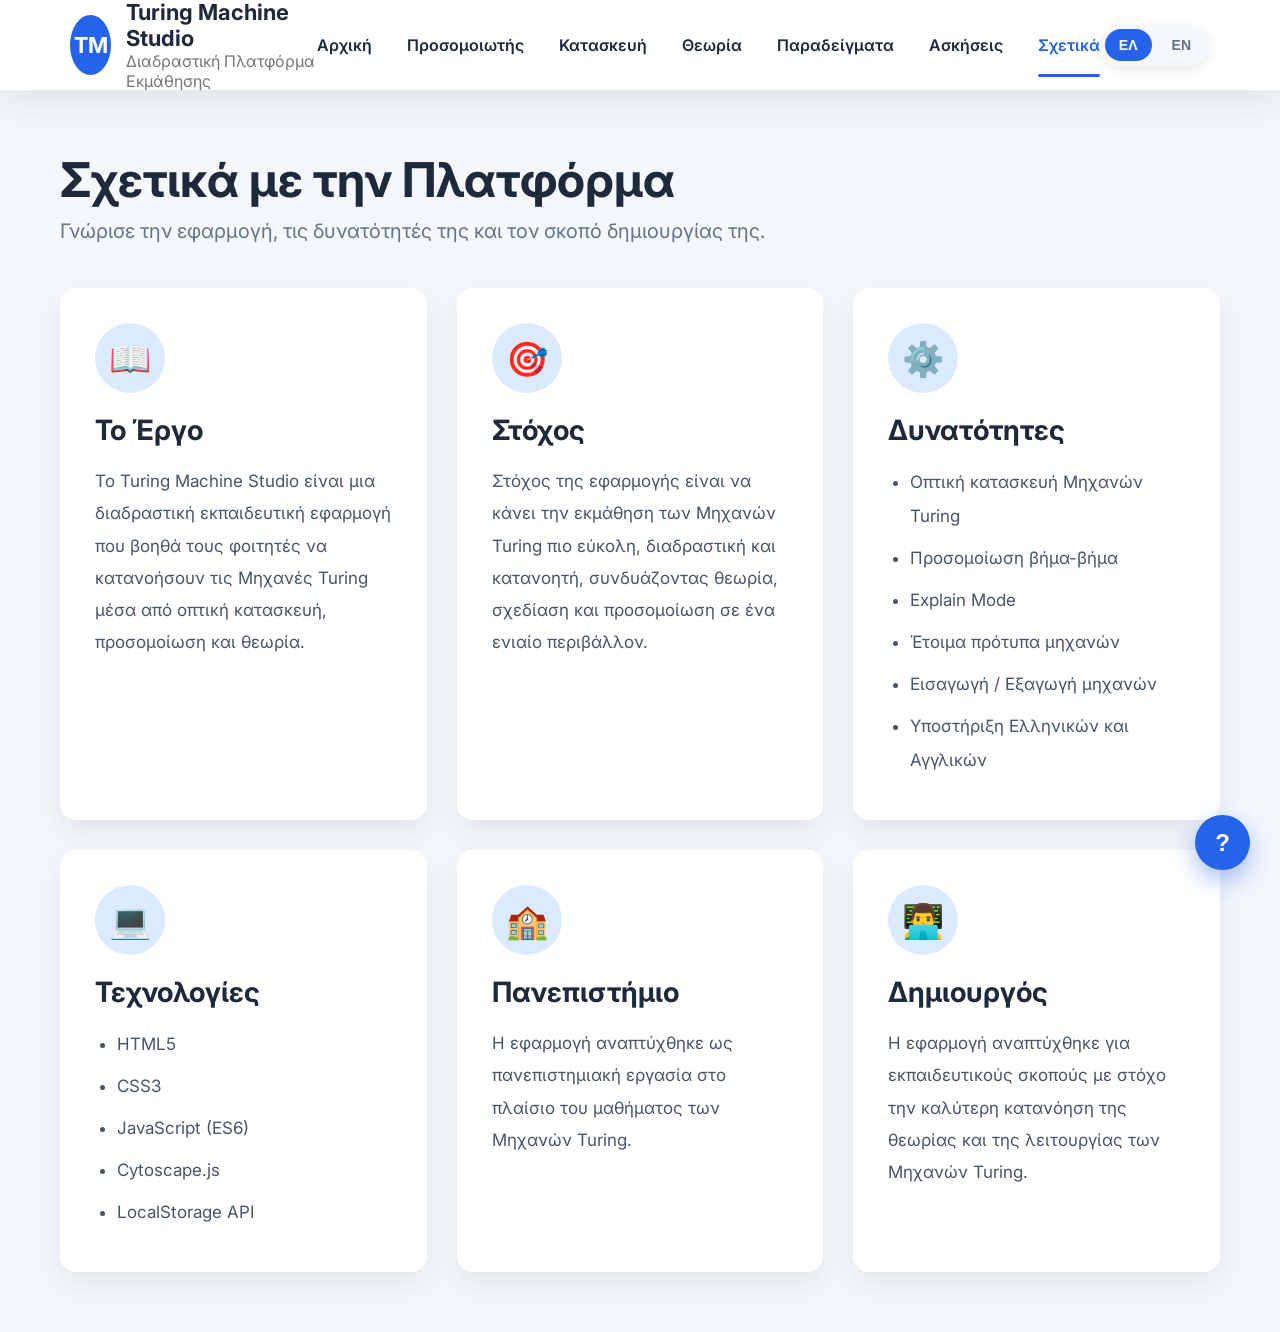
<file: about.html>
<!DOCTYPE html>
<html lang="en">

<head>

<meta charset="UTF-8">
<meta name="viewport" content="width=device-width, initial-scale=1.0">
<link rel="icon" href="data:image/svg+xml,<svg xmlns='http://www.w3.org/2000/svg' viewBox='0 0 100 100'><circle cx='50' cy='50' r='50' fill='%232563EB'/><text x='50' y='68' font-size='42' font-family='Inter,sans-serif' font-weight='700' fill='white' text-anchor='middle'>TM</text></svg>">

<title>About</title>

<link rel="stylesheet" href="style.css">
<link rel="stylesheet" href="about.css">

<link rel="preconnect" href="https://fonts.googleapis.com">
<link href="https://fonts.googleapis.com/css2?family=Inter:wght@300;400;600;700&display=swap" rel="stylesheet">

</head>

<body>

<nav class="navbar">

<div class="logo">

<span class="logo-circle">TM</span>

<div>

<h2>Turing Machine Studio</h2>

<p data-i18n="tagline">
Interactive Learning Platform
</p>

</div>

</div>

<ul>

<li><a href="index.html" data-i18n="nav_home">Home</a></li>

<li><a href="simulator.html" data-i18n="nav_simulator">Simulator</a></li>

<li><a href="builder.html" data-i18n="nav_builder">Builder</a></li>

<li><a href="theory.html" data-i18n="nav_theory">Theory</a></li>

<li><a href="examples.html" data-i18n="nav_examples">Examples</a></li>

<li><a href="exercises.html" data-i18n="nav_exercises">Exercises</a></li>

<li><a href="about.html" class="nav-active" data-i18n="nav_about">About</a></li>

</ul>

<div class="lang-toggle">

<button id="langEL" class="lang-btn">ΕΛ</button>
<button id="langEN" class="lang-btn">EN</button>

</div>

</nav>

<main class="about-container">

<h1 data-i18n="about_title"></h1>

<p class="subtitle" data-i18n="about_subtitle"></p>

<div class="about-grid">

<div class="about-card">

<div class="icon">📖</div>

<h2 data-i18n="about_project_title"></h2>

<p data-i18n="about_project_text"></p>

</div>

<div class="about-card">

<div class="icon">🎯</div>

<h2 data-i18n="about_goal_title"></h2>

<p data-i18n="about_goal_text"></p>

</div>

<div class="about-card">

<div class="icon">⚙️</div>

<h2 data-i18n="about_features_title"></h2>

<ul>

<li data-i18n="about_feature1"></li>
<li data-i18n="about_feature2"></li>
<li data-i18n="about_feature3"></li>
<li data-i18n="about_feature4"></li>
<li data-i18n="about_feature5"></li>
<li data-i18n="about_feature6"></li>

</ul>

</div>

<div class="about-card">

<div class="icon">💻</div>

<h2 data-i18n="about_tech_title"></h2>

<ul>

<li>HTML5</li>

<li>CSS3</li>

<li>JavaScript (ES6)</li>

<li>Cytoscape.js</li>

<li>LocalStorage API</li>

</ul>

</div>

<div class="about-card">

<div class="icon">🏫</div>

<h2 data-i18n="about_university_title"></h2>

<p data-i18n="about_university_text"></p>

</div>

<div class="about-card">

<div class="icon">👨‍💻</div>

<h2 data-i18n="about_author_title"></h2>

<p data-i18n="about_author_text"></p>

</div>

</div>

</main>

<button id="helpButton"
class="help-button"
title="Help"
data-i18n-title="help_tooltip">

?

</button>

<div id="helpModal" class="help-modal">

<div class="help-modal-content">

<button id="closeHelp" class="help-close">

&times;

</button>

<h2 data-i18n="help_title_about"></h2>

<ul>

<li data-i18n="help_about_1"></li>

<li data-i18n="help_about_2"></li>

<li data-i18n="help_about_3"></li>

<li data-i18n="help_about_4"></li>

</ul>

</div>

</div>

<script src="i18n.js"></script>
<script src="about.js"></script>

</body>

</html>
</file>
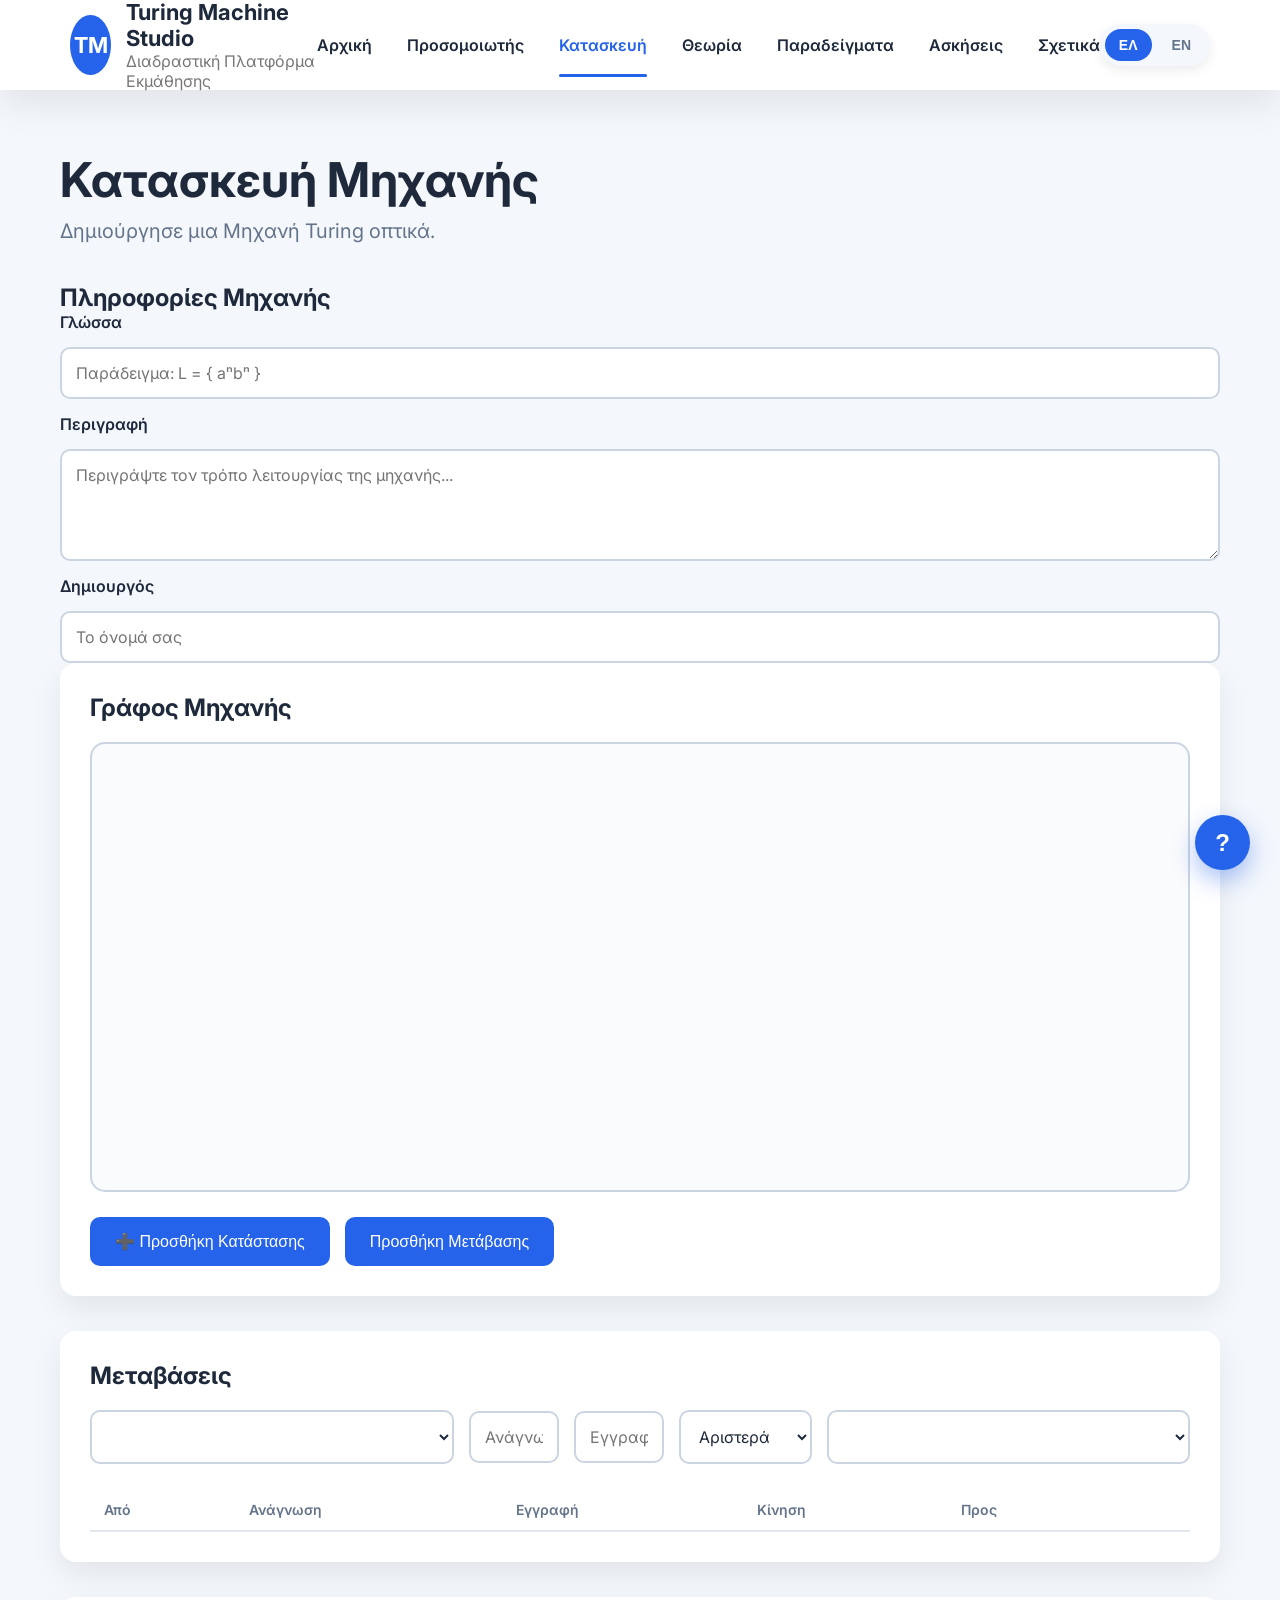
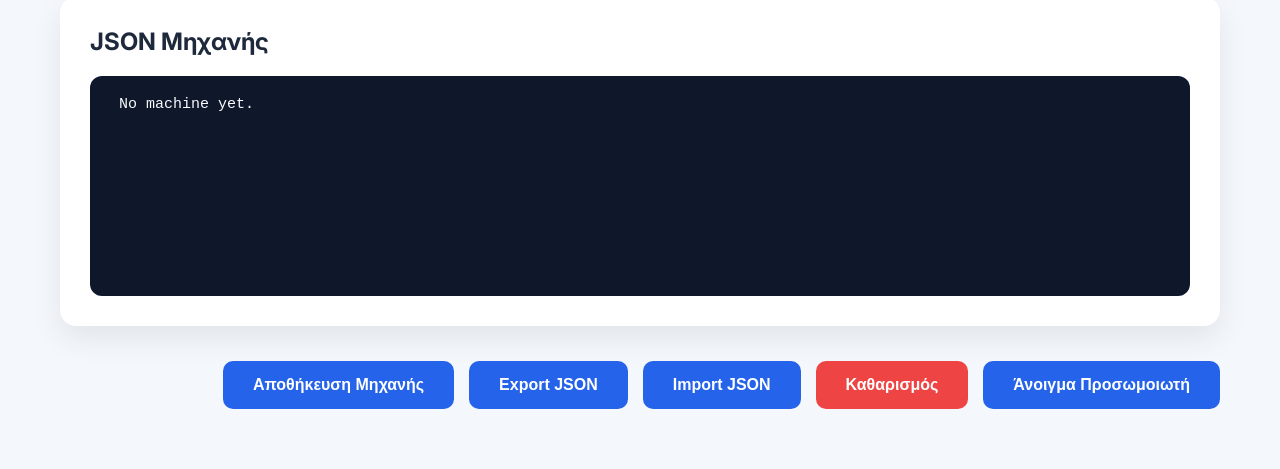
<file: builder.html>
<!DOCTYPE html>
<html lang="el">

<head>

    <meta charset="UTF-8">
    <meta name="viewport" content="width=device-width, initial-scale=1.0">
    <link rel="icon" href="data:image/svg+xml,<svg xmlns='http://www.w3.org/2000/svg' viewBox='0 0 100 100'><circle cx='50' cy='50' r='50' fill='%232563EB'/><text x='50' y='68' font-size='42' font-family='Inter,sans-serif' font-weight='700' fill='white' text-anchor='middle'>TM</text></svg>">

    <title>Machine Builder</title>

    <link rel="stylesheet" href="style.css">
    <link rel="stylesheet" href="builder.css">

    <link rel="preconnect" href="https://fonts.googleapis.com">
    <link href="https://fonts.googleapis.com/css2?family=Inter:wght@300;400;600;700&display=swap" rel="stylesheet">

</head>

<body>

<nav class="navbar">
    <div class="logo">
    <span class="logo-circle">TM</span>
            <div>
            <h2>Turing Machine Studio</h2>
            <p data-i18n="tagline">Interactive Learning Platform</p>
            </div>

    </div>

    <ul>
            <li><a href="index.html" data-i18n="nav_home">Home</a></li>
            <li><a href="simulator.html" data-i18n="nav_simulator">Simulator</a></li>
            <li><a href="builder.html" class="nav-active" data-i18n="nav_builder">Builder</a></li>
            <li><a href="theory.html" data-i18n="nav_theory">Theory</a></li>
            <li><a href="examples.html" data-i18n="nav_examples">Examples</a></li>
            <li><a href="exercises.html" data-i18n="nav_exercises">Exercises</a></li>
            <li><a href="about.html" data-i18n="nav_about">About</a></li> 
        </ul>

     <!-- ================= LANGUAGE TOGGLE ================= -->

    <div class="lang-toggle" id="langToggle">

        <button id="langEL" class="lang-btn" data-lang="el">ΕΛ</button>
        <button id="langEN" class="lang-btn" data-lang="en">EN</button>

    </div>

</nav>

<main class="builder">

        <h1 data-i18n="builder_title">Machine Builder</h1>
        <p class="subtitle" data-i18n="builder_subtitle"> Create a Turing Machine visually. </p>

 <!-- ================= STATES ================= -->

    <h2 data-i18n="machine_info_title">Machine Information</h2>

    <div class="machine-info">

        <label data-i18n="language_label">Language</label>

        <input
            id="languageInput"
            type="text"
            data-i18n-placeholder="language_placeholder"
            placeholder="Example: L = { aⁿbⁿ }">

        <label data-i18n="description_label">Description</label>

        <textarea
            id="descriptionInput"
            rows="4"
            data-i18n-placeholder="description_placeholder"
            placeholder="Describe how your machine works..."></textarea>

        <label data-i18n="author_label">Author</label>

        <input
            id="authorInput"
            type="text"
            data-i18n-placeholder="author_placeholder"
            placeholder="Your name">

    </div>
    <section class="panel">

       <h2 data-i18n="machine_graph">
            Machine Graph
        </h2>

        <div id="graph"></div>
        <div class="graph-buttons">
            <button id="addState" data-i18n="btn_add_state">
                <svg xmlns="http://www.w3.org/2000/svg" width="16" height="16" fill="none" viewBox="0 0 24 24" stroke="currentColor" stroke-width="2.5"><path stroke-linecap="round" stroke-linejoin="round" d="M12 4v16m8-8H4"/></svg>
                Add State
            </button>
            <button id="addTransitionForm" data-i18n="btn_add_transition">
                <svg xmlns="http://www.w3.org/2000/svg" width="16" height="16" fill="none" viewBox="0 0 24 24" stroke="currentColor" stroke-width="2.5"><path stroke-linecap="round" stroke-linejoin="round" d="M13.5 4.5 21 12m0 0-7.5 7.5M21 12H3"/></svg>
                Add Transition
            </button>
        </div>

    </section>

<!-- ================= TRANSITIONS ================= -->

    <section class="panel">

        <h2 data-i18n="panel_transitions">Transitions</h2>
        <div class="transition-form">
            <select id="fromState"></select>
            <input id="readSymbol" placeholder="Read" data-i18n-placeholder="ph_read">

            <input id="writeSymbol" placeholder="Write" data-i18n-placeholder="ph_write">
            <select id="moveDirection">
                <option value="L" data-i18n="move_left">Left</option>
                <option value="R" data-i18n="move_right">Right</option>
                <option value="S" data-i18n="move_stay">Stay</option>
            </select>

            <select id="toState"></select>

        </div>

    <table>
        <thead>
            <tr>

                <th data-i18n="th_from">From</th>
                <th data-i18n="th_read">Read</th>
                <th data-i18n="th_write">Write</th>
                <th data-i18n="th_move">Move</th>
                <th data-i18n="th_to">To</th>
                <th></th>

            </tr>

        </thead>
            <tbody id="transitionTable"></tbody>

    </table>

    </section>

<!-- ================= MACHINE ================= -->

        <section class="panel">
            <h2 data-i18n="machine_json">
                Machine JSON
            </h2>
            <pre id="machineJSON"> No machine yet. </pre>
        </section>

        <div class="builder-buttons">

    <button
    id="saveMachine"
    data-i18n="save_machine">
    Save Machine
    </button>

    <button id="exportMachine" data-i18n="export_json">
        Export JSON
    </button>

    <button id="importMachine" data-i18n="import_json">
        Import JSON
    </button>

   <button
    id="clearMachine"
    data-i18n="clear_machine">
    Clear
    </button>

    <button
    id="openSimulator"
    data-i18n="open_simulator">
    Open Simulator
    </button>

    <input
        type="file"
        id="importFile"
        accept=".json"
        style="display:none;">

</div>

</main>

<div id="contextMenu" class="context-menu">
    <button id="setStart" data-i18n="ctx_start">
        <svg xmlns="http://www.w3.org/2000/svg" width="14" height="14" viewBox="0 0 24 24" fill="#22C55E"><circle cx="12" cy="12" r="10"/></svg>
        Set Start
    </button>
    <button id="setAccept" data-i18n="ctx_accept">
        <svg xmlns="http://www.w3.org/2000/svg" width="14" height="14" fill="none" viewBox="0 0 24 24" stroke="#22C55E" stroke-width="2.5"><path stroke-linecap="round" stroke-linejoin="round" d="m4.5 12.75 6 6 9-13.5"/></svg>
        Set Accept
    </button>
    <button id="setReject" data-i18n="ctx_reject">
        <svg xmlns="http://www.w3.org/2000/svg" width="14" height="14" fill="none" viewBox="0 0 24 24" stroke="#EF4444" stroke-width="2.5"><path stroke-linecap="round" stroke-linejoin="round" d="M6 18 18 6M6 6l12 12"/></svg>
        Set Reject
    </button>
    <hr class="context-divider">
    <button id="deleteSelected" class="ctx-delete" data-i18n="btn_delete">
        <svg xmlns="http://www.w3.org/2000/svg" width="14" height="14" fill="none" viewBox="0 0 24 24" stroke="#EF4444" stroke-width="2.5"><path stroke-linecap="round" stroke-linejoin="round" d="m14.74 9-.346 9m-4.788 0L9.26 9m9.968-3.21c.342.052.682.107 1.022.166m-1.022-.165L18.16 19.673a2.25 2.25 0 0 1-2.244 2.077H8.084a2.25 2.25 0 0 1-2.244-2.077L4.772 5.79m14.456 0a48.108 48.108 0 0 0-3.478-.397m-12 .562c.34-.059.68-.114 1.022-.165m0 0a48.11 48.11 0 0 1 3.478-.397m7.5 0v-.916c0-1.18-.91-2.164-2.09-2.201a51.964 51.964 0 0 0-3.32 0c-1.18.037-2.09 1.022-2.09 2.201v.916m7.5 0a48.667 48.667 0 0 0-7.5 0"/></svg>
        Delete
    </button>
</div>

<!-- ================= TRANSITION CONTEXT MENU ================= -->

<div id="transitionContextMenu" class="context-menu">
    <button id="deleteTransition" class="ctx-delete">
        <svg xmlns="http://www.w3.org/2000/svg" width="14" height="14" fill="none" viewBox="0 0 24 24" stroke="#EF4444" stroke-width="2.5"><path stroke-linecap="round" stroke-linejoin="round" d="m14.74 9-.346 9m-4.788 0L9.26 9m9.968-3.21c.342.052.682.107 1.022.166m-1.022-.165L18.16 19.673a2.25 2.25 0 0 1-2.244 2.077H8.084a2.25 2.25 0 0 1-2.244-2.077L4.772 5.79m14.456 0a48.108 48.108 0 0 0-3.478-.397m-12 .562c.34-.059.68-.114 1.022-.165m0 0a48.11 48.11 0 0 1 3.478-.397m7.5 0v-.916c0-1.18-.91-2.164-2.09-2.201a51.964 51.964 0 0 0-3.32 0c-1.18.037-2.09 1.022-2.09 2.201v.916m7.5 0a48.667 48.667 0 0 0-7.5 0"/></svg>
        Delete Transition
    </button>
</div>

<!-- ================= HELP BUTTON / MODAL ================= -->

<button id="helpButton" class="help-button" data-i18n-title="help_tooltip" title="Help">?</button>

<div id="helpModal" class="help-modal">

    <div class="help-modal-content">

        <button id="closeHelp" class="help-close">&times;</button>

        <h2 data-i18n="help_title_builder">How to use the Builder</h2>

        <ul>

            <li data-i18n="help_builder_1">Click "Add State" to create a new state.</li>
            <li data-i18n="help_builder_2">Right-click a state to set it as Start, Accept, or Reject.</li>
            <li data-i18n="help_builder_3">Choose From/To states, fill in Read/Write/Move, then click "Add Transition".</li>
            <li data-i18n="help_builder_4">Use "Save Machine" to save your work, then "Open Simulator" to run it.</li>
            <li data-i18n="help_builder_5">Use "Clear" to delete everything and start over.</li>

        </ul>

    </div>

</div>

<script src="i18n.js"></script>
<script src="cytoscape.min.js"></script>
<script src="tm.js"></script>
<script src="builder.js"></script>

</body>

</html>
</file>
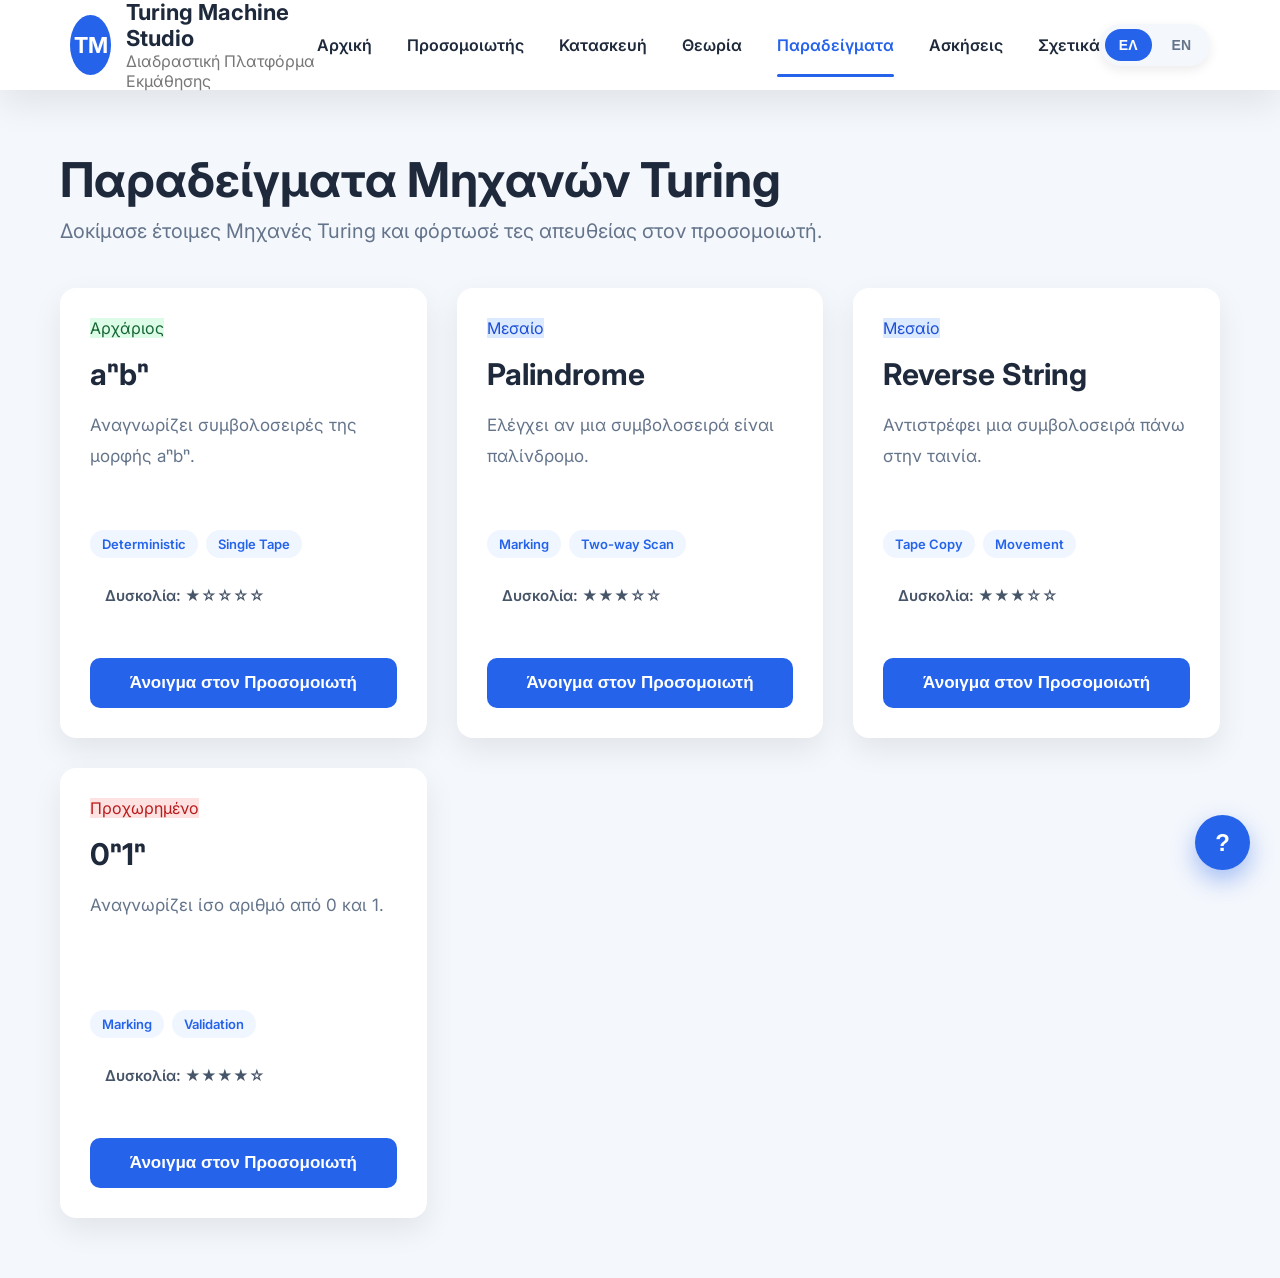
<file: examples.html>
<!DOCTYPE html>
<html lang="en">

<head>

<meta charset="UTF-8">
<meta name="viewport" content="width=device-width, initial-scale=1.0">
<link rel="icon" href="data:image/svg+xml,<svg xmlns='http://www.w3.org/2000/svg' viewBox='0 0 100 100'><circle cx='50' cy='50' r='50' fill='%232563EB'/><text x='50' y='68' font-size='42' font-family='Inter,sans-serif' font-weight='700' fill='white' text-anchor='middle'>TM</text></svg>">

<title>Examples</title>

<link rel="stylesheet" href="style.css">
<link rel="stylesheet" href="examples.css">

<link rel="preconnect" href="https://fonts.googleapis.com">
<link href="https://fonts.googleapis.com/css2?family=Inter:wght@300;400;600;700&display=swap" rel="stylesheet">

</head>

<body>

<nav class="navbar">

<div class="logo">

<span class="logo-circle">TM</span>

<div>

<h2>Turing Machine Studio</h2>

<p data-i18n="tagline"></p>

</div>

</div>

<ul>

<li><a href="index.html" data-i18n="nav_home"></a></li>

<li><a href="simulator.html" data-i18n="nav_simulator"></a></li>

<li><a href="builder.html" data-i18n="nav_builder"></a></li>

<li><a href="theory.html" data-i18n="nav_theory"></a></li>

<li><a href="examples.html" class="nav-active" data-i18n="nav_examples"></a></li>

<li><a href="exercises.html" data-i18n="nav_exercises"></a></li>

<li><a href="about.html" data-i18n="nav_about"></a></li>

</ul>

<div class="lang-toggle">

<button id="langEL" class="lang-btn">ΕΛ</button>

<button id="langEN" class="lang-btn">EN</button>

</div>

</nav>

<main class="examples-container">

<h1 data-i18n="examples_title"></h1>

<p class="subtitle"
data-i18n="examples_subtitle"></p>

<div class="examples-grid">

<div class="example-card">

    <span class="level beginner"
          data-i18n="level_beginner">
        Beginner
    </span>

    <h2>aⁿbⁿ</h2>

    <p data-i18n="example_ab_desc">
        Recognizes strings of the form aⁿbⁿ.
    </p>

    <div class="example-tags">

        <span>Deterministic</span>
        <span>Single Tape</span>

    </div>

    <div class="difficulty">

        <span data-i18n="difficulty">Difficulty:</span>

        ★☆☆☆☆

    </div>

    <button
        class="load-example"
        data-template="anbn"
        data-i18n="load_simulator">
        Load in Simulator
    </button>
</div>

<!-- Palindrome -->
<div class="example-card">

    <span class="level intermediate"
          data-i18n="level_intermediate">
        Intermediate
    </span>

    <h2>Palindrome</h2>

    <p data-i18n="example_pal_desc">
        Checks whether a string is a palindrome.
    </p>

    <div class="example-tags">

        <span>Marking</span>
        <span>Two-way Scan</span>

    </div>

    <div class="difficulty">

        <span data-i18n="difficulty">Difficulty:</span>

        ★★★☆☆

    </div>

    <button
        class="load-example"
        data-template="palindrome"
        data-i18n="load_simulator">
        Load in Simulator
    </button>

</div>


<!-- Reverse -->

<div class="example-card">

    <span class="level intermediate"
          data-i18n="level_intermediate">
        Intermediate
    </span>

    <h2>Reverse String</h2>

    <p data-i18n="example_reverse_desc">
        Reverses a string on the tape.
    </p>

    <div class="example-tags">

        <span>Tape Copy</span>
        <span>Movement</span>

    </div>

    <div class="difficulty">

        <span data-i18n="difficulty">Difficulty:</span>

        ★★★☆☆

    </div>

    <button
        class="load-example"
        data-template="reverse"
        data-i18n="load_simulator">
        Load in Simulator
    </button>

</div>

<!-- Equal 0/1 -->

<div class="example-card">

    <span class="level advanced"
          data-i18n="level_advanced">
        Advanced
    </span>

    <h2>0ⁿ1ⁿ</h2>

    <p data-i18n="example_01_desc">
        Matches equal numbers of 0s followed by 1s.
    </p>

    <div class="example-tags">

        <span>Marking</span>
        <span>Validation</span>

    </div>

    <div class="difficulty">

        <span data-i18n="difficulty">Difficulty:</span>

        ★★★★☆

    </div>

    <button
        class="load-example"
        data-template="equal01"
        data-i18n="load_simulator">
        Load in Simulator
    </button>

</div>

</div>

</main>

<button
id="helpButton"
class="help-button"
data-i18n-title="help_tooltip">

?

</button>

<div
id="helpModal"
class="help-modal">

<div class="help-modal-content">

<button
id="closeHelp"
class="help-close">

&times;

</button>

<h2 data-i18n="help_title_examples"></h2>

<ul>

<li data-i18n="help_examples_1"></li>

<li data-i18n="help_examples_2"></li>

<li data-i18n="help_examples_3"></li>

<li data-i18n="help_examples_4"></li>

</ul>

</div>

</div>

<script src="i18n.js"></script>
<script src="examples.js"></script>

</body>

</html>
</file>
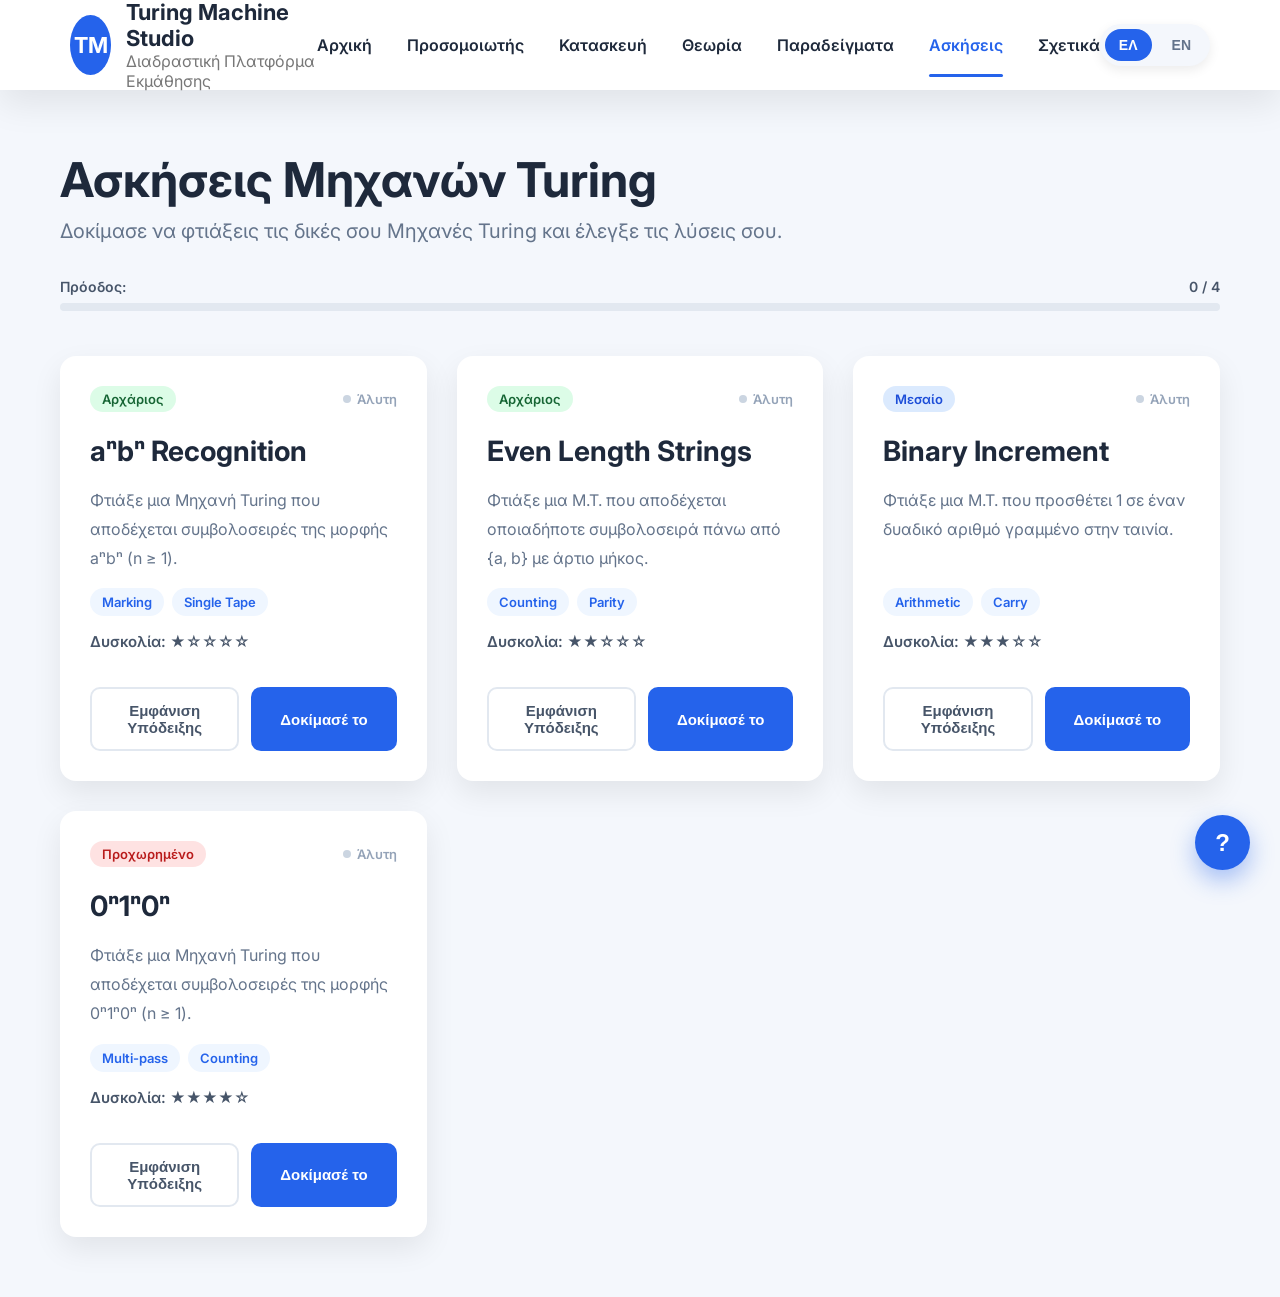
<file: exercises.html>
<!DOCTYPE html>
<html lang="en">

<head>

<meta charset="UTF-8">
<meta name="viewport" content="width=device-width, initial-scale=1.0">
<link rel="icon" href="data:image/svg+xml,<svg xmlns='http://www.w3.org/2000/svg' viewBox='0 0 100 100'><circle cx='50' cy='50' r='50' fill='%232563EB'/><text x='50' y='68' font-size='42' font-family='Inter,sans-serif' font-weight='700' fill='white' text-anchor='middle'>TM</text></svg>">

<title>Exercises</title>

<link rel="stylesheet" href="style.css">
<link rel="stylesheet" href="exercises.css">

<link rel="preconnect" href="https://fonts.googleapis.com">
<link href="https://fonts.googleapis.com/css2?family=Inter:wght@300;400;600;700&display=swap" rel="stylesheet">

</head>

<body>

<nav class="navbar">

    <div class="logo">
        <span class="logo-circle">TM</span>
        <div>
            <h2>Turing Machine Studio</h2>
            <p data-i18n="tagline"></p>
        </div>
    </div>

    <ul>
        <li><a href="index.html"     data-i18n="nav_home"></a></li>
        <li><a href="simulator.html" data-i18n="nav_simulator"></a></li>
        <li><a href="builder.html"   data-i18n="nav_builder"></a></li>
        <li><a href="theory.html"    data-i18n="nav_theory"></a></li>
        <li><a href="examples.html"  data-i18n="nav_examples"></a></li>
        <li><a href="exercises.html" class="nav-active" data-i18n="nav_exercises"></a></li>
        <li><a href="about.html"     data-i18n="nav_about"></a></li>
    </ul>

    <div class="lang-toggle">
        <button id="langEL" class="lang-btn">ΕΛ</button>
        <button id="langEN" class="lang-btn">EN</button>
    </div>

</nav>

<main class="exercises-container">

    <h1 data-i18n="exercises_title"></h1>

    <p class="subtitle" data-i18n="exercises_subtitle"></p>

    <!-- Progress bar -->
    <div class="progress-bar-wrapper">

        <div class="progress-info">
            <span data-i18n="progress_label"></span>
            <span id="progressText">0 / 4</span>
        </div>

        <div class="progress-track">
            <div class="progress-fill" id="progressFill" style="width:0%"></div>
        </div>

    </div>

    <div class="exercises-grid">

        <!-- Exercise 1 -->
        <div class="exercise-card" data-exercise="ex1">

            <div class="card-header">
                <span class="level beginner" data-i18n="level_beginner"></span>
                <span class="status-badge" id="status-ex1">
                    <span class="status-dot"></span>
                    <span data-i18n="status_unsolved"></span>
                </span>
            </div>

            <h2>aⁿbⁿ Recognition</h2>

            <p data-i18n="ex1_desc"></p>

            <div class="exercise-tags">
                <span>Marking</span>
                <span>Single Tape</span>
            </div>

            <div class="difficulty">
                <span data-i18n="difficulty"></span>
                ★☆☆☆☆
            </div>

            <div class="hint-box" id="hint-ex1" style="display:none">
                <span class="hint-icon">💡</span>
                <span data-i18n="ex1_hint"></span>
            </div>

            <div class="card-actions">
                <button class="btn-hint" data-target="hint-ex1" data-i18n="show_hint"></button>
                <button class="btn-try"  data-exercise="ex1"    data-i18n="try_exercise"></button>
            </div>

        </div>

        <!-- Exercise 2 -->
        <div class="exercise-card" data-exercise="ex2">

            <div class="card-header">
                <span class="level beginner" data-i18n="level_beginner"></span>
                <span class="status-badge" id="status-ex2">
                    <span class="status-dot"></span>
                    <span data-i18n="status_unsolved"></span>
                </span>
            </div>

            <h2>Even Length Strings</h2>

            <p data-i18n="ex2_desc"></p>

            <div class="exercise-tags">
                <span>Counting</span>
                <span>Parity</span>
            </div>

            <div class="difficulty">
                <span data-i18n="difficulty"></span>
                ★★☆☆☆
            </div>

            <div class="hint-box" id="hint-ex2" style="display:none">
                <span class="hint-icon">💡</span>
                <span data-i18n="ex2_hint"></span>
            </div>

            <div class="card-actions">
                <button class="btn-hint" data-target="hint-ex2" data-i18n="show_hint"></button>
                <button class="btn-try"  data-exercise="ex2"    data-i18n="try_exercise"></button>
            </div>

        </div>

        <!-- Exercise 3 -->
        <div class="exercise-card" data-exercise="ex3">

            <div class="card-header">
                <span class="level intermediate" data-i18n="level_intermediate"></span>
                <span class="status-badge" id="status-ex3">
                    <span class="status-dot"></span>
                    <span data-i18n="status_unsolved"></span>
                </span>
            </div>

            <h2>Binary Increment</h2>

            <p data-i18n="ex3_desc"></p>

            <div class="exercise-tags">
                <span>Arithmetic</span>
                <span>Carry</span>
            </div>

            <div class="difficulty">
                <span data-i18n="difficulty"></span>
                ★★★☆☆
            </div>

            <div class="hint-box" id="hint-ex3" style="display:none">
                <span class="hint-icon">💡</span>
                <span data-i18n="ex3_hint"></span>
            </div>

            <div class="card-actions">
                <button class="btn-hint" data-target="hint-ex3" data-i18n="show_hint"></button>
                <button class="btn-try"  data-exercise="ex3"    data-i18n="try_exercise"></button>
            </div>

        </div>

        <!-- Exercise 4 -->
        <div class="exercise-card" data-exercise="ex4">

            <div class="card-header">
                <span class="level advanced" data-i18n="level_advanced"></span>
                <span class="status-badge" id="status-ex4">
                    <span class="status-dot"></span>
                    <span data-i18n="status_unsolved"></span>
                </span>
            </div>

            <h2>0ⁿ1ⁿ0ⁿ</h2>

            <p data-i18n="ex4_desc"></p>

            <div class="exercise-tags">
                <span>Multi-pass</span>
                <span>Counting</span>
            </div>

            <div class="difficulty">
                <span data-i18n="difficulty"></span>
                ★★★★☆
            </div>

            <div class="hint-box" id="hint-ex4" style="display:none">
                <span class="hint-icon">💡</span>
                <span data-i18n="ex4_hint"></span>
            </div>

            <div class="card-actions">
                <button class="btn-hint" data-target="hint-ex4" data-i18n="show_hint"></button>
                <button class="btn-try"  data-exercise="ex4"    data-i18n="try_exercise"></button>
            </div>

        </div>

    </div>

</main>

<button id="helpButton" class="help-button" data-i18n-title="help_tooltip">?</button>

<div id="helpModal" class="help-modal">
    <div class="help-modal-content">

        <button id="closeHelp" class="help-close">&times;</button>

        <h2 data-i18n="help_title_exercises"></h2>

        <ul>
            <li data-i18n="help_exercises_1"></li>
            <li data-i18n="help_exercises_2"></li>
            <li data-i18n="help_exercises_3"></li>
            <li data-i18n="help_exercises_4"></li>
        </ul>

    </div>
</div>

<script src="i18n.js"></script>
<script src="exercises.js"></script>

</body>
</html>
</file>
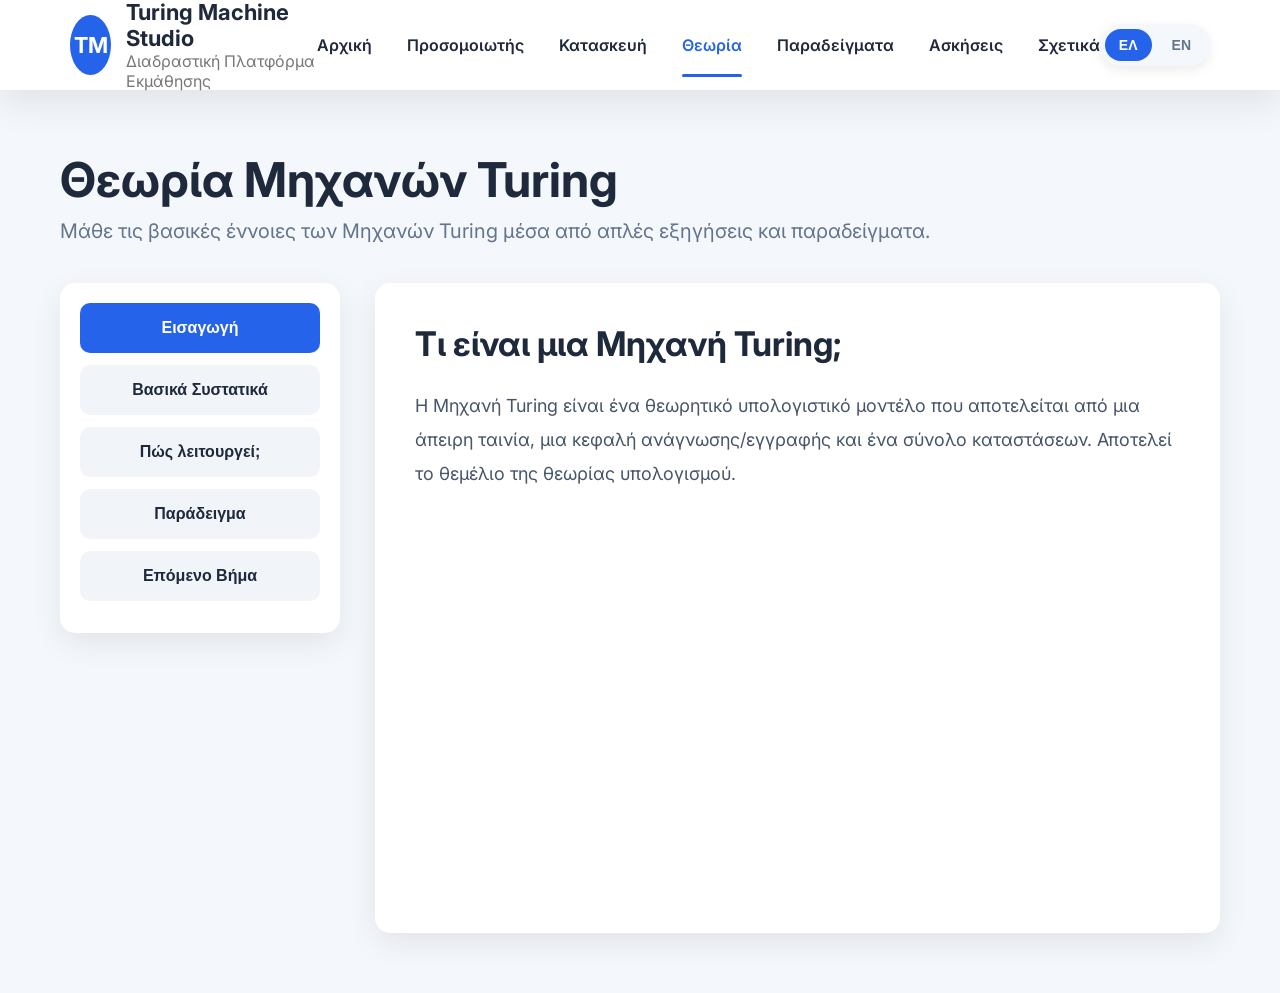
<file: theory.html>
<!DOCTYPE html>
<html lang="en">

<head>

    <meta charset="UTF-8">
    <meta name="viewport" content="width=device-width, initial-scale=1.0">
    <link rel="icon" href="data:image/svg+xml,<svg xmlns='http://www.w3.org/2000/svg' viewBox='0 0 100 100'><circle cx='50' cy='50' r='50' fill='%232563EB'/><text x='50' y='68' font-size='42' font-family='Inter,sans-serif' font-weight='700' fill='white' text-anchor='middle'>TM</text></svg>">

    <title>Theory</title>

    <link rel="stylesheet" href="style.css">
    <link rel="stylesheet" href="theory.css">

    <link rel="preconnect" href="https://fonts.googleapis.com">
    <link href="https://fonts.googleapis.com/css2?family=Inter:wght@300;400;600;700&display=swap" rel="stylesheet">

</head>

<body>

    <nav class="navbar">

        <div class="logo">

            <span class="logo-circle">TM</span>

            <div>

                <h2>Turing Machine Studio</h2>

                <p data-i18n="tagline">
                    Interactive Learning Platform
                </p>

            </div>

        </div>

        <ul>

            <li><a href="index.html" data-i18n="nav_home">Home</a></li>

            <li><a href="simulator.html" data-i18n="nav_simulator">Simulator</a></li>

            <li><a href="builder.html" data-i18n="nav_builder">Builder</a></li>

            <li><a href="theory.html" class="nav-active" data-i18n="nav_theory">Theory</a></li>

            <li><a href="examples.html" data-i18n="nav_examples">Examples</a></li>

            <li><a href="exercises.html" data-i18n="nav_exercises">Exercises</a></li>

            <li><a href="about.html" data-i18n="nav_about">About</a></li>

        </ul>

        <div class="lang-toggle">

            <button id="langEL" class="lang-btn" data-lang="el">ΕΛ</button>
            <button id="langEN" class="lang-btn" data-lang="en">EN</button>

        </div>

    </nav>

    <main class="theory-container">

        <h1 data-i18n="theory_title"></h1>

        <p class="subtitle" data-i18n="theory_subtitle"></p>

        <div class="theory-layout">

            <aside class="theory-sidebar">

                <button class="topic active" data-section="introSection" data-i18n="theory_introduction_title">
                    Introduction
                </button>

                <button class="topic" data-section="partsSection" data-i18n="theory_parts_title">
                    Components
                </button>

                <button class="topic" data-section="operationSection" data-i18n="theory_operation_title">
                    Operation
                </button>

                <button class="topic" data-section="exampleSection" data-i18n="theory_example_title">
                    Example
                </button>

                <button class="topic" data-section="nextSection" data-i18n="theory_next_title">
                    Next Step
                </button>

            </aside>

            <section class="theory-content">

                <div id="introSection" class="theory-section active">

                    <h2 data-i18n="theory_intro_title"></h2>

                    <p data-i18n="theory_intro_text"></p>

                </div>

                <div id="partsSection" class="theory-section">

                    <h2 data-i18n="theory_parts_title"></h2>

                    <ul>

                        <li data-i18n="theory_parts_tape"></li>

                        <li data-i18n="theory_parts_head"></li>

                        <li data-i18n="theory_parts_states"></li>

                        <li data-i18n="theory_parts_transition"></li>

                    </ul>

                </div>

                <div id="operationSection" class="theory-section">

                    <h2 data-i18n="theory_operation_title"></h2>

                    <ol>

                        <li data-i18n="theory_operation_1"></li>

                        <li data-i18n="theory_operation_2"></li>

                        <li data-i18n="theory_operation_3"></li>

                        <li data-i18n="theory_operation_4"></li>

                        <li data-i18n="theory_operation_5"></li>

                        <li data-i18n="theory_operation_6"></li>

                    </ol>

                </div>

                <div id="exampleSection" class="theory-section">

                    <h2 data-i18n="theory_example_title"></h2>

                    <p data-i18n="theory_example_text"></p>

                </div>

                <div id="nextSection" class="theory-section">

                    <h2 data-i18n="theory_next_title"></h2>

                    <p data-i18n="theory_next_text"></p>

                    <button class="primary-btn" onclick="location.href='builder.html'" data-i18n="nav_builder">
                        Builder
                    </button>

                </div>

            </section>

        </div>

    </main>

    <script src="i18n.js"></script>
    <script src="theory.js"></script>

</body>

</html>
</file>
<file: style.css>
/* ===========================
   GOOGLE STYLE RESET
=========================== */

*{
    margin:0;
    padding:0;
    box-sizing:border-box;
}

html{
    scroll-behavior:smooth;
}

body{
    font-family:'Inter',sans-serif;
    background:#F4F7FC;
    color:#1E293B;
}

/* ===========================
   VARIABLES
=========================== */

:root{
    --primary:#2563EB;
    --secondary:#1E293B;
    --accent:#22C55E;
    --white:#ffffff;
    --gray:#f3f4f6;
    --shadow:0 15px 35px rgba(0,0,0,.08);

}

/* ==========================================
   LANGUAGE TOGGLE
========================================== */

.lang-toggle{

    display:flex;
    align-items:center;
    gap:6px;
    background:#F4F7FC;
    border-radius:30px;
    padding:5px;
    box-shadow:0 4px 12px rgba(0,0,0,.08);

}

.lang-btn{

    border:none;
    background:transparent;
    padding:8px 14px;
    border-radius:20px;
    cursor:pointer;
    font-size:14px;
    font-weight:600;
    color:#64748B;
    transition:.2s;

}

.lang-btn:hover{

    background:#EFF6FF;

}

.lang-btn.active{

    background:#2563EB;
    color:white;

}

/* ==========================================
   HELP BUTTON
========================================== */

.help-button{

    position:fixed;
    bottom:30px;
    right:30px;
    width:55px;
    height:55px;
    border-radius:50%;
    background:#2563EB;
    color:white;
    border:none;
    font-size:24px;
    font-weight:700;
    cursor:pointer;
    box-shadow:0 10px 25px rgba(37,99,235,.4);
    transition:.3s;
    z-index:1000;

}

.help-button:hover{

    transform:translateY(-3px) scale(1.05);

}

/* ==========================================
   HELP MODAL
========================================== */

.help-modal{

    display:none;
    position:fixed;
    top:0;
    left:0;
    width:100%;
    height:100%;
    background:rgba(15,23,42,.6);
    align-items:center;
    justify-content:center;
    z-index:2000;

}

.help-modal-content{

    background:white;
    border-radius:16px;
    padding:35px;
    max-width:500px;
    width:90%;
    position:relative;
    box-shadow:0 20px 50px rgba(0,0,0,.25);

}

.help-modal-content h2{

    margin-bottom:20px;
    color:#1E293B;

}

.help-modal-content ul{

    display:flex;
    flex-direction:column;
    gap:14px;
    padding-left:20px;
    color:#334155;
    line-height:1.5;

}

.help-close{

    position:absolute;
    top:15px;
    right:20px;
    border:none;
    background:transparent;
    font-size:24px;
    cursor:pointer;
    color:#64748B;

}

.help-close:hover{

    color:#1E293B;

}

@media(max-width:900px){
    .help-button{

        bottom:20px;
        right:20px;

    }

}

/* ===========================
   NAVBAR
=========================== */

.navbar{
    height:90px;
    background:white;
    display:flex;
    justify-content:space-between;
    align-items:center;
    padding:0 70px;
    box-shadow:var(--shadow);
    position:sticky;
    top:0;
    z-index:1000;

}

.logo{
    display:flex;
    align-items:center;
    gap:15px;
}

.logo-circle{
    width:60px;
    height:60px;
    background:var(--primary);
    color:white;
    border-radius:50%;
    display:flex;
    justify-content:center;
    align-items:center;
    font-size:22px;
    font-weight:bold;

}

.logo h2{
    font-size:22px;
}

.logo p{
    color:#777;
}

.navbar ul{
    display:flex;
    gap:35px;
    list-style:none;

}

.navbar a{
    text-decoration:none;
    color:var(--secondary);
    font-weight:600;
    transition:.3s;

}

.navbar a:hover{
    color:var(--primary);
}

.navbar a.nav-active{

    color:var(--primary);
    position:relative;

}

.navbar a.nav-active::after{

    content:"";
    position:absolute;
    bottom:-22px;
    left:0;
    right:0;
    height:3px;
    background:var(--primary);
    border-radius:3px;

}

/* ===========================
   HERO
=========================== */

.hero{
    display:grid;
    grid-template-columns:1fr 1fr;
    align-items:center;
    gap:70px;
    padding:100px;

}

.hero h1{
    font-size:60px;
    line-height:1.1;
}

.hero h1 span{
    color:var(--primary);
}

.hero p{
    margin-top:30px;
    font-size:20px;
    line-height:1.7;
    color:#555;

}

.hero-buttons{
    margin-top:40px;
}

.primary-btn{
    padding:18px 35px;
    background:var(--primary);
    color:white;
    border:none;
    border-radius:12px;
    cursor:pointer;
    font-size:18px;
    transition:.3s;
}

.primary-btn:hover{
    transform:translateY(-4px);
}

.secondary-btn{
    padding:18px 35px;
    margin-left:20px;
    border:none;
    border-radius:12px;
    cursor:pointer;
    font-size:18px;

}

/* ===========================
 MOCK WINDOW
=========================== */

.mock-window{
    background:white;
    border-radius:18px;
    box-shadow:var(--shadow);
    overflow:hidden;

}

.window-header{
    background:#ddd;
    padding:18px;
}

.window-header span{
    width:15px;
    height:15px;
    border-radius:50%;
    display:inline-block;
    margin-right:6px;
}

.window-header span:nth-child(1){
    background:#ff6057;
}

.window-header span:nth-child(2){
    background:#ffbd2e;
}

.window-header span:nth-child(3){
    background:#28ca41;
}

.mock-content{
    padding:60px;
    text-align:center;
}

.state{
    font-size:28px;
    margin-bottom:30px;
}

.tape{
    font-size:34px;
    letter-spacing:10px;
}

.head{
    font-size:45px;
    color:var(--primary);
    margin-top:10px;
}

/* ===========================
 FEATURES
=========================== */

.features{
    padding:80px;
}

.features h2{
    text-align:center;
    font-size:40px;
    margin-bottom:50px;
}

.cards{
    display:grid;
    grid-template-columns:repeat(3,1fr);
    gap:30px;
}

.card{
    background:white;
    padding:40px;
    border-radius:18px;
    box-shadow:var(--shadow);
    transition:.3s;
}

.card:hover{
    transform:translateY(-10px);
}

.card h3{
    margin-bottom:20px;
}


/* ===========================
 FOOTER
=========================== */

footer{
    margin-top:100px;
    padding:50px;
    background:#111827;
    color:white;
    text-align:center;
}

footer p{
    margin-top:10px;
}

/* ===========================
 RESPONSIVE
=========================== */

@media(max-width:1100px){
.hero{
grid-template-columns:1fr;
}

.cards{
grid-template-columns:1fr 1fr;
}

}

@media(max-width:700px){

.navbar{
flex-direction:column;
height:auto;
padding:30px;

}

.navbar ul{
flex-wrap:wrap;
justify-content:center;
margin-top:20px;

}

.hero{
padding:40px;
}

.hero h1{
font-size:40px;
}

.cards{
grid-template-columns:1fr;
}

.timeline{
flex-direction:column;
}

}
</file>
<file: about.css>
/* ==========================================
   ABOUT PAGE
========================================== */

.about-container{

    max-width:1400px;

    margin:auto;

    padding:60px;

}

.about-container h1{

    font-size:48px;

    margin-bottom:10px;

}

.subtitle{

    color:#64748B;

    font-size:20px;

    margin-bottom:45px;

}

/* ==========================================
   GRID
========================================== */

.about-grid{

    display:grid;

    grid-template-columns:repeat(auto-fit,minmax(340px,1fr));

    gap:30px;

}

/* ==========================================
   CARD
========================================== */

.about-card{

    background:white;

    border-radius:16px;

    padding:35px;

    box-shadow:0 12px 30px rgba(0,0,0,.08);

    transition:.3s;

}

.about-card:hover{

    transform:translateY(-6px);

}

/* ==========================================
   ICON
========================================== */

.icon{

    width:70px;

    height:70px;

    display:flex;

    justify-content:center;

    align-items:center;

    font-size:34px;

    background:#DBEAFE;

    border-radius:50%;

    margin-bottom:20px;

}

/* ==========================================
   TITLES
========================================== */

.about-card h2{

    color:#1E293B;

    margin-bottom:18px;

    font-size:28px;

}

/* ==========================================
   TEXT
========================================== */

.about-card p{

    color:#475569;

    line-height:1.9;

    font-size:17px;

}

.about-card ul{

    padding-left:22px;

    color:#475569;

    line-height:2;

    font-size:17px;

}

.about-card li{

    margin-bottom:8px;

}

/* ==========================================
   RESPONSIVE
========================================== */

@media(max-width:900px){

.about-container{

    padding:25px;

}

.about-grid{

    grid-template-columns:1fr;

}

.about-card{

    padding:25px;

}

.about-card h2{

    font-size:24px;

}

.subtitle{

    font-size:18px;

}

}
</file>
<file: builder.css>
/* ==========================================
   BUILDER PAGE
========================================== */

.builder{
    max-width:1400px;
    margin:auto;
    padding:60px;
}

.builder h1{
    font-size:48px;
    margin-bottom:10px;
}

.subtitle{

    color:#64748B;
    font-size:20px;
    margin-bottom:40px;
}


/* ==========================================
   PANELS
========================================== */

.panel{

    background:white;
    border-radius:16px;
    box-shadow:0 12px 30px rgba(0,0,0,.08);
    padding:30px;
    margin-bottom:35px;

}

.panel h2{
    margin-bottom:20px;
    color:#1E293B;
}

/* ==========================================
   STATE CONTROLS
========================================== */

.state-controls{
    display:flex;
    gap:15px;
    margin-bottom:25px;

}

.state-controls input{
    flex:1;
    padding:14px;
    border:2px solid #CBD5E1;
    border-radius:10px;
    font-size:16px;

}

.state-controls input:focus{
    outline:none;
    border-color:#2563EB;
}

.state-controls button{

    padding:14px 25px;
    background:#2563EB;
    color:white;
    border:none;
    border-radius:10px;
    cursor:pointer;
    font-size:16px;
    transition:.3s;

}

.state-controls button:hover{
    transform:translateY(-2px);
}

/* ==========================================
   STATE LIST
========================================== */

#stateList{

    display:flex;
    flex-wrap:wrap;
    gap:12px;

}

.state-badge{

    background:#2563EB;
    color:white;
    padding:10px 18px;
    border-radius:30px;
    font-weight:600;

}

/* ==========================================
   GRAPH
========================================== */

#graph{

    width:100%;
    height:450px;
    border:2px solid #CBD5E1;
    border-radius:15px;
    background:#FAFBFC;

}

/* ==========================================
   GRAPH BUTTONS
========================================== */

.graph-buttons{
    display:flex;
    gap:15px;
    margin-top:25px;

}

.graph-buttons button{
    padding:15px 25px;
    border:none;
    border-radius:10px;
    cursor:pointer;
    background:#2563EB;
    color:white;
    font-size:16px;
    transition:.3s;

}

.graph-buttons button:hover{
    transform:translateY(-3px);
}

#deleteSelected{
    background:#DC2626;
}

/* ==========================================
   JSON BOX
========================================== */

pre{

    background:#0F172A;
    color:#F8FAFC;
    padding:20px;
    border-radius:12px;
    overflow:auto;
    font-size:15px;
    min-height:220px;

}

/* ==========================================
   FOOTER BUTTONS
========================================== */

.builder-buttons{
    display:flex;
    justify-content:flex-end;
    gap:15px;

}

.builder-buttons button{
    padding:15px 30px;
    border:none;
    border-radius:10px;
    cursor:pointer;
    font-size:16px;
    font-weight:600;
    background:#2563EB;
    color:white;
    transition:.3s;

}

.builder-buttons button:hover{
    transform:translateY(-3px);
}

#clearMachine{
    background:#EF4444;
}

/* ==========================================
   RESPONSIVE
========================================== */

@media(max-width:900px){

.builder{
    padding:25px;
}

.state-controls{
    flex-direction:column;
}

.graph-buttons{
    flex-direction:column;
}

.builder-buttons{
    flex-direction:column;
}

.transition-form{
    flex-direction: column;
    align-items: stretch;
}

.transition-form select, 
.transition-form input{
    width:100%;
}

#graph{

height:650px;
background:white;
border-radius:15px;
border:2px solid #CBD5E1;
margin-top:20px;

}

.graph-buttons{

margin-top:25px;
display:flex;
gap:15px;

}

.graph-buttons button{
padding:15px 25px;
background:#2563EB;
color:white;
border:none;
border-radius:10px;
cursor:pointer;
font-size:17px;
transition:.3s;

}

.graph-buttons button:hover{
transform:translateY(-3px);

}

#deleteSelected{
background:#DC2626;
}

}

/* =====================================
   CONTEXT MENU
===================================== */

.context-menu{
    position:absolute;
    display:none;
    flex-direction:column;
    background:white;
    border-radius:10px;
    box-shadow:0 10px 30px rgba(0,0,0,.2);
    overflow:hidden;
    z-index:9999;

}

.context-menu button{
    padding:12px 20px;
    border:none;
    background:white;
    cursor:pointer;
    text-align:left;
    font-size:15px;

}

.context-menu button:hover{
    background:#EFF6FF;
}

/* ==========================================
   TRANSITION FORM
========================================== */
.transition-form{
    display: flex;
    flex-wrap: wrap;
    align-items: center;
    gap: 15px;
    margin-bottom: 25px;
}

.transition-form select,
.transition-form input{
    padding: 14px;
    border: 2px solid #CBD5E1;
    border-radius: 10px;
    font-size: 16px;
    font-family: inherit;
    color: #1E293B;
    background: white;
    transition: .3s;
}

.transition-form select:focus,
.transition-form input:focus{
    outline:none;
    border-color: #2563EB;
}

.transition-form input{ 
    width: 90px;
}

.transition-form select#fromState,
.transition-form select#toState{
    min-width: 110px;
    font-weight: 600;
    flex: 1;
}

.transition-form select#moveDirection{
    min-width: 120px;
}

/* ==========================================
   TRANSITIONS TABLE
========================================== */
.panel table{
    width: 100%;
    border-collapse: collapse;
}

.panel thead th{
    text-align: left;
    padding: 12px 14px;
    color: #64748B;
    font-size: 14px;
    font-weight: 600;
    border-bottom: 2px solid #E2E8F0;
}

.panel tbody td{
    padding: 12px 14px;
    font-size: 15px;
    color: #1E293B;
    border-bottom: 1px solid #E2E8F0;
}

.panel tbody tr:hover{
    background: #F8FAFC;
}

/* ==========================================
   LANGUAGE TOGGLE
========================================== */

.lang-toggle{

    display:flex;
    align-items:center;
    gap:6px;
    background:#F4F7FC;
    border-radius:30px;
    padding:5px;
    box-shadow:0 4px 12px rgba(0,0,0,.08);

}

.lang-btn{

    border:none;
    background:transparent;
    padding:8px 14px;
    border-radius:20px;
    cursor:pointer;
    font-size:14px;
    font-weight:600;
    color:#64748B;
    transition:.2s;

}

.lang-btn:hover{

    background:#EFF6FF;

}

.lang-btn.active{

    background:#2563EB;
    color:white;

}

/* ==========================================
   HELP BUTTON
========================================== */

.help-button{

    position:fixed;
    bottom:30px;
    right:30px;
    width:55px;
    height:55px;
    border-radius:50%;
    background:#2563EB;
    color:white;
    border:none;
    font-size:24px;
    font-weight:700;
    cursor:pointer;
    box-shadow:0 10px 25px rgba(37,99,235,.4);
    transition:.3s;
    z-index:1000;

}

.help-button:hover{

    transform:translateY(-3px) scale(1.05);

}

/* ==========================================
   HELP MODAL
========================================== */

.help-modal{

    display:none;
    position:fixed;
    top:0;
    left:0;
    width:100%;
    height:100%;
    background:rgba(15,23,42,.6);
    align-items:center;
    justify-content:center;
    z-index:2000;

}

.help-modal-content{

    background:white;
    border-radius:16px;
    padding:35px;
    max-width:500px;
    width:90%;
    position:relative;
    box-shadow:0 20px 50px rgba(0,0,0,.25);

}

.help-modal-content h2{

    margin-bottom:20px;
    color:#1E293B;

}

.help-modal-content ul{

    display:flex;
    flex-direction:column;
    gap:14px;
    padding-left:20px;
    color:#334155;
    line-height:1.5;

}

.help-close{

    position:absolute;
    top:15px;
    right:20px;
    border:none;
    background:transparent;
    font-size:24px;
    cursor:pointer;
    color:#64748B;

}

.help-close:hover{

    color:#1E293B;

}

@media(max-width:900px){

    .lang-toggle{

        top:10px;
        right:10px;

    }

    .help-button{

        bottom:20px;
        right:20px;

    }

}

/* ================================
   MACHINE INFO
================================ */

.machine-info{

    display:flex;

    flex-direction:column;

    gap:15px;

}

.machine-info label{

    font-weight:600;

    color:#1E293B;

}

.machine-info input,
.machine-info textarea{

    width:100%;

    padding:14px;

    border:2px solid #CBD5E1;

    border-radius:10px;

    font-size:16px;

    font-family:inherit;

}

.machine-info textarea{

    resize:vertical;

}


/* ==========================================
   TRANSITION BUTTONS
========================================== */

.transition-buttons {
    display: flex;
    gap: 15px;
    margin-bottom: 25px;
}

.transition-buttons button {
    padding: 13px 25px;
    border: none;
    border-radius: 10px;
    cursor: pointer;
    background: #2563EB;
    color: white;
    font-size: 16px;
    font-weight: 600;
    transition: .3s;
    display: flex;
    align-items: center;
    gap: 8px;
}

.transition-buttons button:hover {
    transform: translateY(-3px);
}

/* ==========================================
   TRANSITION ROW SELECTED
========================================== */

.row-selected {
    background: #EFF6FF !important;
}
</file>
<file: examples.css>
/* ==========================================
   EXAMPLES PAGE
========================================== */

.examples-container{

    max-width:1400px;

    margin:auto;

    padding:60px;

}

.examples-container h1{

    font-size:48px;

    margin-bottom:10px;

}

.subtitle{

    color:#64748B;

    font-size:20px;

    margin-bottom:45px;

}

/* ==========================================
   GRID
========================================== */

.examples-grid{

    display:grid;

    grid-template-columns:repeat(auto-fit,minmax(320px,1fr));

    gap:30px;

}

/* ==========================================
   CARD
========================================== */

.example-card{

    background:white;

    border-radius:16px;

    padding:30px;

    box-shadow:0 12px 30px rgba(0,0,0,.08);

    transition:.3s;

}

.example-card:hover{

    transform:translateY(-6px);

}

.example-card h2{

    margin:18px 0;

    color:#1E293B;

    font-size:30px;

}

.example-card p{

    color:#64748B;

    line-height:1.8;

    min-height:100px;

    font-size:17px;

}

/* ==========================================
   DIFFICULTY
========================================== */

.difficulty{

    display:inline-block;

    padding:8px 15px;

    border-radius:999px;

    font-size:14px;

    font-weight:600;

}

.beginner{

    background:#DCFCE7;

    color:#166534;

}

.intermediate{

    background:#DBEAFE;

    color:#1D4ED8;

}

.advanced{

    background:#FEE2E2;

    color:#B91C1C;

}

/* ==========================================
   BUTTON
========================================== */
.load-example{

    margin-top:25px;

    width:100%;

    padding:15px;

    border:none;

    border-radius:10px;

    background:#2563EB;

    color:white;

    font-size:17px;

    font-weight:600;

    cursor:pointer;

    transition:.3s;

}

.loadExample:hover{

    transform:translateY(-3px);

}

/* ==========================================
   RESPONSIVE
========================================== */

@media(max-width:900px){

.examples-container{

    padding:25px;

}

}


.example-tags{

    display:flex;

    gap:8px;

    flex-wrap:wrap;

    margin:20px 0;

}

.example-tags span{

    background:#EFF6FF;

    color:#2563EB;

    padding:6px 12px;

    border-radius:20px;

    font-size:13px;

    font-weight:600;

}

.difficulty{

    margin-bottom:20px;

    color:#475569;

    font-weight:600;

    font-size:15px;

}
</file>
<file: exercises.css>
/* ==========================================
   EXERCISES PAGE
========================================== */

.exercises-container {
    max-width: 1400px;
    margin: auto;
    padding: 60px;
}

.exercises-container h1 {
    font-size: 48px;
    margin-bottom: 10px;
}

.subtitle {
    color: #64748B;
    font-size: 20px;
    margin-bottom: 35px;
}

/* ==========================================
   PROGRESS BAR
========================================== */

.progress-bar-wrapper {
    margin-bottom: 45px;
}

.progress-info {
    display: flex;
    justify-content: space-between;
    font-size: 14px;
    font-weight: 600;
    color: #475569;
    margin-bottom: 8px;
}

.progress-track {
    width: 100%;
    height: 8px;
    background: #E2E8F0;
    border-radius: 999px;
    overflow: hidden;
}

.progress-fill {
    height: 100%;
    background: linear-gradient(90deg, #2563EB, #60A5FA);
    border-radius: 999px;
    transition: width 0.5s ease;
}

/* ==========================================
   GRID
========================================== */

.exercises-grid {
    display: grid;
    grid-template-columns: repeat(auto-fit, minmax(320px, 1fr));
    gap: 30px;
}

/* ==========================================
   CARD
========================================== */

.exercise-card {
    background: white;
    border-radius: 16px;
    padding: 30px;
    box-shadow: 0 12px 30px rgba(0, 0, 0, .08);
    transition: .3s;
    display: flex;
    flex-direction: column;
}

.exercise-card:hover {
    transform: translateY(-6px);
}

.card-header {
    display: flex;
    justify-content: space-between;
    align-items: center;
    margin-bottom: 4px;
}

.exercise-card h2 {
    margin: 18px 0;
    color: #1E293B;
    font-size: 28px;
}

.exercise-card p {
    color: #64748B;
    line-height: 1.8;
    min-height: 80px;
    font-size: 16px;
    flex: 1;
}

/* ==========================================
   LEVEL BADGES (same as examples)
========================================== */

.level {
    display: inline-block;
    padding: 5px 12px;
    border-radius: 999px;
    font-size: 13px;
    font-weight: 600;
}

.beginner    { background: #DCFCE7; color: #166534; }
.intermediate{ background: #DBEAFE; color: #1D4ED8; }
.advanced    { background: #FEE2E2; color: #B91C1C; }

/* ==========================================
   STATUS BADGE
========================================== */

.status-badge {
    display: flex;
    align-items: center;
    gap: 6px;
    font-size: 13px;
    font-weight: 600;
    color: #94A3B8;
}

.status-dot {
    width: 8px;
    height: 8px;
    border-radius: 50%;
    background: #CBD5E1;
    transition: background .3s;
}

.status-badge.solved {
    color: #166534;
}

.status-badge.solved .status-dot {
    background: #22C55E;
}

/* ==========================================
   TAGS
========================================== */

.exercise-tags {
    display: flex;
    gap: 8px;
    flex-wrap: wrap;
    margin: 16px 0;
}

.exercise-tags span {
    background: #EFF6FF;
    color: #2563EB;
    padding: 6px 12px;
    border-radius: 20px;
    font-size: 13px;
    font-weight: 600;
}

/* ==========================================
   DIFFICULTY
========================================== */

.difficulty {
    margin-bottom: 16px;
    color: #475569;
    font-weight: 600;
    font-size: 15px;
}

/* ==========================================
   HINT BOX
========================================== */

.hint-box {
    background: #FFFBEB;
    border: 1px solid #FDE68A;
    border-radius: 10px;
    padding: 14px 16px;
    font-size: 14px;
    color: #92400E;
    line-height: 1.7;
    margin-bottom: 20px;
    display: flex;
    gap: 10px;
    align-items: flex-start;
}

.hint-icon {
    font-size: 18px;
    flex-shrink: 0;
}

/* ==========================================
   CARD ACTIONS
========================================== */

.card-actions {
    display: flex;
    gap: 12px;
    margin-top: auto;
    padding-top: 20px;
}

.btn-hint {
    flex: 1;
    padding: 13px;
    border: 2px solid #E2E8F0;
    border-radius: 10px;
    background: white;
    color: #475569;
    font-size: 15px;
    font-weight: 600;
    cursor: pointer;
    transition: .3s;
}

.btn-hint:hover {
    border-color: #2563EB;
    color: #2563EB;
}

.btn-try {
    flex: 1;
    padding: 13px;
    border: none;
    border-radius: 10px;
    background: #2563EB;
    color: white;
    font-size: 15px;
    font-weight: 600;
    cursor: pointer;
    transition: .3s;
}

.btn-try:hover {
    transform: translateY(-3px);
    background: #1D4ED8;
}

/* ==========================================
   SOLVED CARD STATE
========================================== */

.exercise-card.solved {
    border: 2px solid #BBF7D0;
}

.exercise-card.solved .btn-try {
    background: #22C55E;
}

.exercise-card.solved .btn-try:hover {
    background: #16A34A;
}

/* ==========================================
   RESPONSIVE
========================================== */

@media (max-width: 900px) {
    .exercises-container {
        padding: 25px;
    }

    .exercise-card h2 {
        font-size: 24px;
    }
}
</file>
<file: theory.css>
/* ==========================================
   THEORY PAGE
========================================== */

.theory-container{
    max-width:1400px;
    margin:auto;
    padding:60px;
}

.theory-container h1{
    font-size:48px;
    margin-bottom:10px;
}

.subtitle{
    color:#64748B;
    font-size:20px;
    margin-bottom:40px;
}

/* ==========================================
   LAYOUT
========================================== */

.theory-layout{
    display:grid;
    grid-template-columns:280px 1fr;
    gap:35px;
}

/* ==========================================
   SIDEBAR
========================================== */

.theory-sidebar{
    background:white;
    padding:20px;
    border-radius:15px;
    box-shadow:0 10px 30px rgba(0,0,0,.08);
    height:fit-content;
}

.topic{
    width:100%;
    padding:16px;
    margin-bottom:12px;
    border:none;
    border-radius:10px;
    background:#F1F5F9;
    cursor:pointer;
    font-size:16px;
    font-weight:600;
    transition:.3s;
    color:#1E293B;
}

.topic:hover{
    background:#DBEAFE;
    color:#1D4ED8;
}

.topic.active{
    background:#2563EB;
    color:white;
}

/* ==========================================
   CONTENT
========================================== */

.theory-content{
    background:white;
    border-radius:15px;
    box-shadow:0 10px 30px rgba(0,0,0,.08);
    padding:40px;
    min-height:650px;
}

.theory-content h2{
    color:#1E293B;
    margin-bottom:25px;
    font-size:34px;
}

.theory-content p{
    color:#475569;
    line-height:1.9;
    font-size:18px;
}

.theory-content ul{
    padding-left:25px;
    line-height:2;
    color:#475569;
    font-size:18px;
}

.theory-content ol{
    padding-left:25px;
    line-height:2;
    color:#475569;
    font-size:18px;
}

/* ==========================================
   BUTTON
========================================== */

.primary-btn{
    margin-top:35px;
    padding:15px 30px;
    background:#2563EB;
    color:white;
    border:none;
    border-radius:10px;
    cursor:pointer;
    font-size:17px;
    font-weight:600;
    transition:.3s;
}

.primary-btn:hover{
    transform:translateY(-3px);
}

/* ==========================================
   SECTIONS
========================================== */

.theory-section{
    display:none;
    animation:fade .35s;
}

.theory-section.active{
    display:block;
}

@keyframes fade{
    from{
        opacity:0;
        transform:translateY(15px);
    }
    to{
        opacity:1;
        transform:none;
    }
}

/* ==========================================
   RESPONSIVE
========================================== */

@media(max-width:900px){

    .theory-layout{
        grid-template-columns:1fr;
    }

    .theory-sidebar{
        display:flex;
        flex-wrap:wrap;
        gap:10px;
    }

    .topic{
        margin-bottom:0;
    }

    .theory-container{
        padding:25px;
    }

    .theory-content{
        padding:25px;
    }
}
</file>
